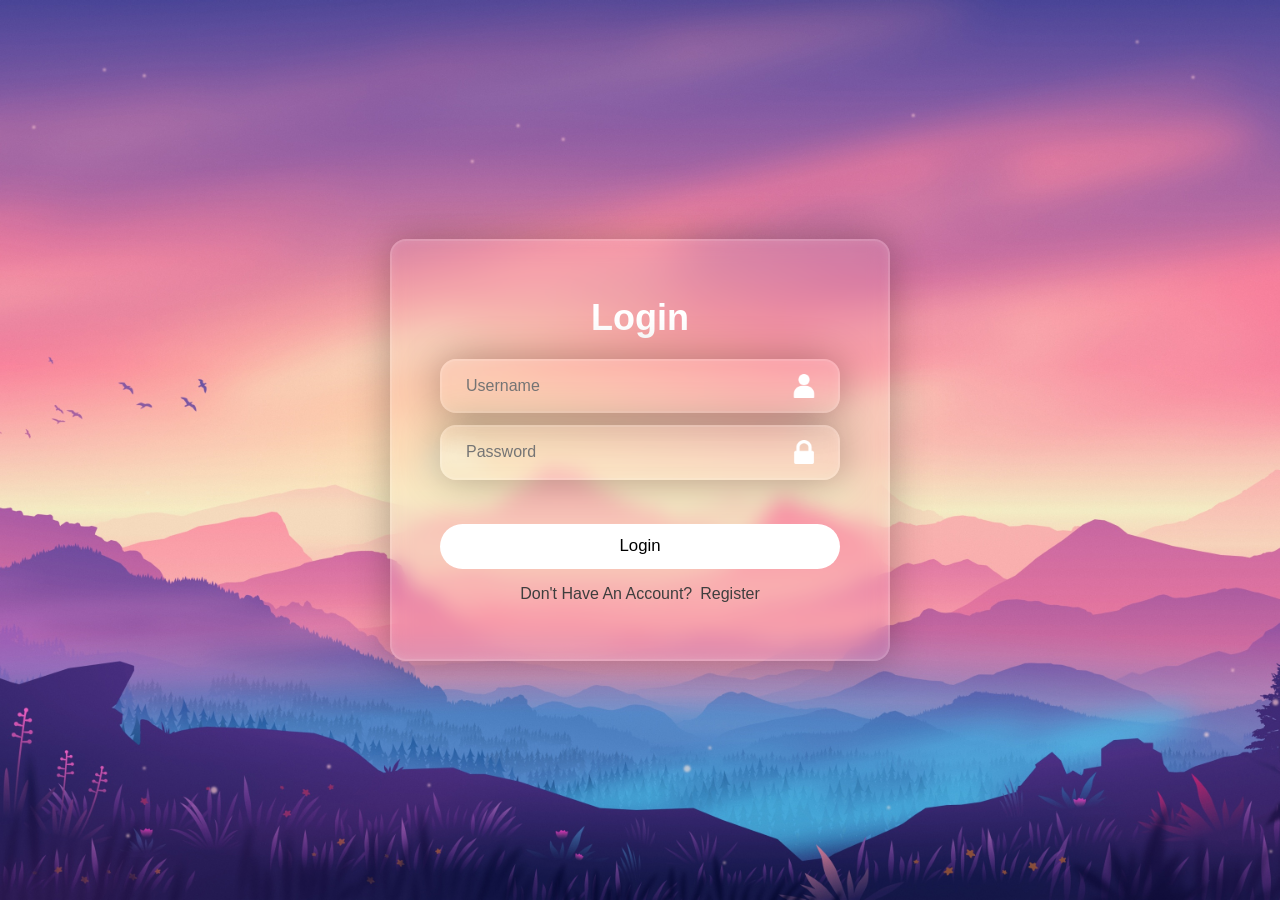
<file: login.html>
<!DOCTYPE html>
<html lang="en">
<head>
  <meta charset="utf-8" />
  <meta name="viewport" content="width=device-width, initial-scale=1" />
  <title>Login | Codegen</title>
  <link rel="stylesheet" href="auth.css" />
</head>
<body>
  <main class="loginpage" aria-labelledby="login-heading">
    <h1 id="login-heading">Login</h1>

    <form id="loginForm" action="#" method="POST" novalidate>
      <div class="login glass">

        <label for="username" class="sr-only">Username</label>
        <div class="input-wrapper user-wrapper">
          <input
            type="text"
            id="username"
            name="username"
            placeholder="username"
            minlength="3"
            maxlength="50"
            autocomplete="username"
            required
            aria-describedby="invalid-user"
          />
          <span class="input-icon user-icon" aria-hidden="true"></span>
        </div>
        <div id="invalid-user" class="error" aria-live="polite"></div>

        <label for="password" class="sr-only">Password</label>
        <div class="input-wrapper lock-wrapper">
          <input
            type="password"
            id="password"
            name="password"
            placeholder="password"
            minlength="8"
            maxlength="50"
            autocomplete="current-password"
            required
            aria-describedby="invalid-pass"
          />
          <span class="input-icon lock-icon" aria-hidden="true"></span>
        </div>
        <div id="invalid-pass" class="error" aria-live="polite"></div>

        <div id="same-user-pw" class="error" aria-live="polite"></div>
      </div>

      <div class="submit">
        <button type="submit" id="submitBtn" class="login-btn">Login</button>
      </div>
    </form>

    <div class="no-account">
      <p>Don't have an account?</p>
      <a href="regis.html">Register</a>
    </div>
  </main>

  <script src="login.js"></script>
</body>
</html>
</file>
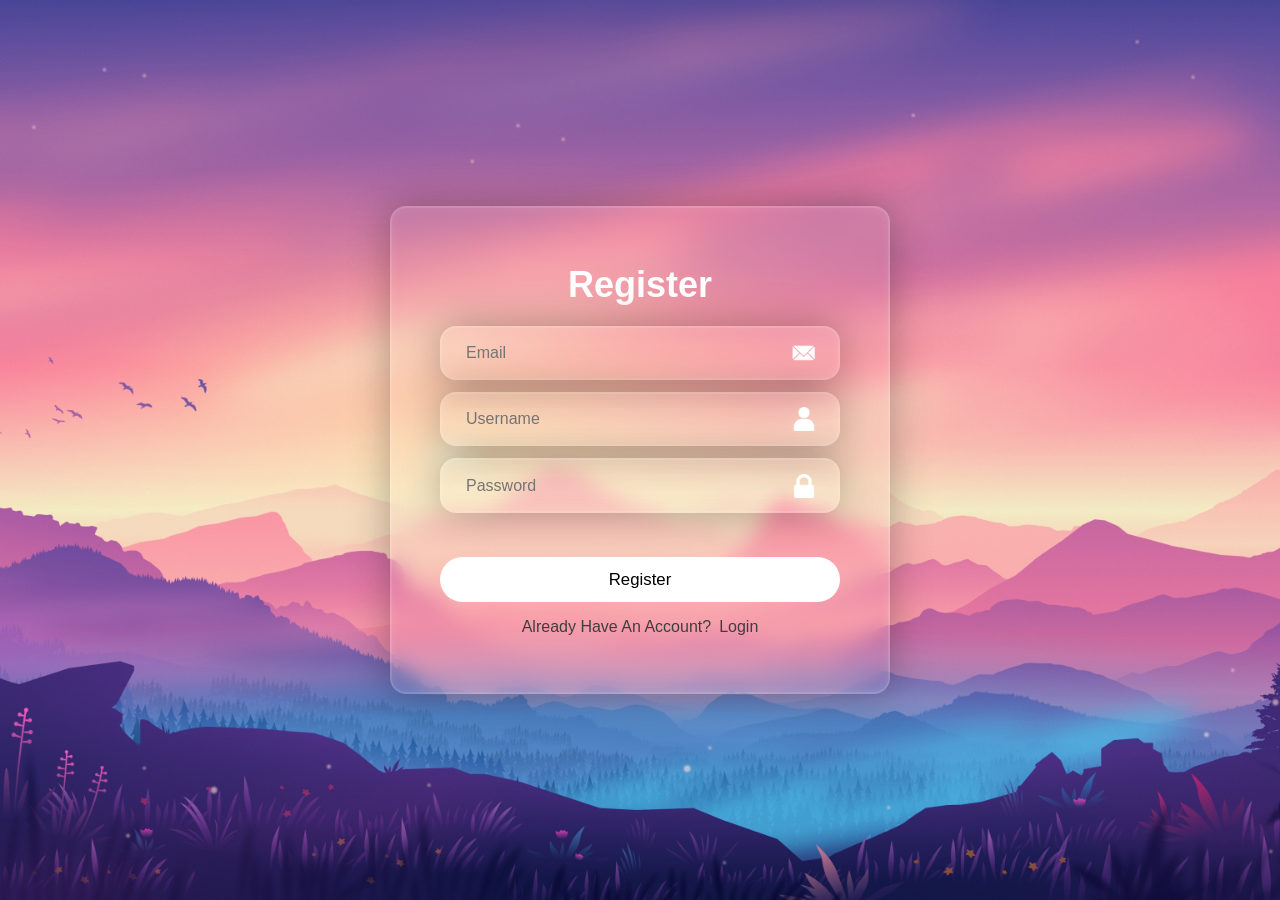
<file: regis.html>
<!DOCTYPE html>
<html lang="en">
<head>
  <meta charset="utf-8" />
  <meta name="viewport" content="width=device-width, initial-scale=1" />
  <title>Register | Codegen</title>
  <link rel="stylesheet" href="auth.css" />
</head>
<body>
  <main class="loginpage" aria-labelledby="login-heading">
    <h1 id="login-heading">Register</h1>

    <form id="regForm" action="#" method="POST" novalidate>
      <div class="login glass">

        <label for="email" class="sr-only">Email</label>
        <div class="input-wrapper mail-wrapper">
          <input
            type="email"
            id="email"
            name="email"
            placeholder="email"
            minlength="8"
            maxlength="80"
            required
            aria-describedby="invalid-email"
          />
          <span class="input-icon mail-icon" aria-hidden="true"></span>
        </div>
        <div id="invalid-email" class="error" aria-live="polite"></div>

        <label for="username" class="sr-only">Username</label>
        <div class="input-wrapper user-wrapper">
          <input
            type="text"
            id="username"
            name="username"
            placeholder="username"
            minlength="3"
            maxlength="50"
            required
            aria-describedby="invalid-user"
          />
          <span class="input-icon user-icon" aria-hidden="true"></span>
        </div>
        <div id="invalid-user" class="error" aria-live="polite"></div>

        <label for="password" class="sr-only">Password</label>
        <div class="input-wrapper lock-wrapper">
          <input
            type="password"
            id="password"
            name="password"
            placeholder="password"
            minlength="8"
            maxlength="50"
            autocomplete="new-password"
            required
            aria-describedby="invalid-pass"
          />
          <span class="input-icon lock-icon" aria-hidden="true"></span>
        </div>
        <div id="invalid-pass" class="error" aria-live="polite"></div>

        <div id="same-user-pw" class="error" aria-live="polite"></div>
      </div>

      <div class="submit">
        <button type="submit" id="submitBtn" class="login-btn">Register</button>
      </div>
    </form>

    <div class="no-account">
      <p>Already have an account?</p>
      <a href="login.html">Login</a>
    </div>
  </main>

  <script src="regis.js"></script>
</body>
</html>
</file>
<file: auth.css>
* {
    margin: 0;
    padding: 0;
    box-sizing: border-box;
    font-family: Verdana, Geneva, Tahoma, sans-serif;
}

:root {
    --brandcolor-1: rgb(62, 62, 62);
    --brand-bg: rgba(255, 255, 255, 0.05);
    --brand-border: rgba(255, 255, 255, 0.15);
    --brand-box-shadow: 0 0 40px rgba(0, 0, 0, 0.3), inset 0 0 10px rgba(255, 255, 255, 0.1);
    --brand-focus-border: rgba(255, 255, 255, 0.45);
    --brand-focus-shadow: 0 0 40px rgba(0, 0, 0, 0.3), inset 0 0 10px rgba(255, 255, 255, 0.3);
    --def-transform-scale : scale(1.05);
    --def-transition : all 0.2s ease-in-out;
}

body {
    background-image: url(./assets/background.jpg);
    background-repeat: no-repeat;
    background-size: cover;
    background-position: center;
    display: flex;
    justify-content: center;
    align-items: center;
    min-height: 100vh;
    padding: 1rem;
}

.loginpage {
    background: var(--brand-bg);
    border: 2px solid var(--brand-border);
    backdrop-filter: blur(10px);
    -webkit-backdrop-filter: blur(15px);
    box-shadow: var(--brand-box-shadow);
    display: flex;
    flex-direction: column;
    justify-content: center;
    align-items: center;
    padding: 3rem 2.5rem;
    text-transform: capitalize;
    border-radius: 1rem;
    width: 100%;
    max-width: 450px;
}

.loginpage h1 {
    color: white;
}

.login, .loginpage form {
    display: flex;
    flex-direction: column;
    width: 100%;
}

.login {
    margin-top: 1rem;
}

.loginpage input[type="text"],
.loginpage input[type="password"],
.loginpage input[type="email"] {
    background: var(--brand-bg);
    border: 2px solid var(--brand-border);
    backdrop-filter: blur(10px);
    font-size: 1rem;
    -webkit-backdrop-filter: blur(15px);
    box-shadow: var(--brand-box-shadow);
    padding-left: 1.5rem;
    padding-right: 4rem;
    width: 100%;
    height: 3.2rem;
    border-radius: 1rem;
    margin: 0.25rem 0;
    background-image: none;
}

.loginpage input:focus {
    outline: none;
    border: 2px solid var(--brand-focus-border);
    box-shadow: var(--brand-focus-shadow);
}

.loginpage input::placeholder {
    text-transform: capitalize;
    font-size: 1rem;
}

.submit {
    display: flex;
    justify-content: center;
    margin-top: 2rem;
}

.remember-me {
    display: flex;
    margin-top: 1rem;
    justify-content: space-between;
    width: 100%;
}

.remember-me label {
    color: var(--brandcolor-1);
}

.remember-me a {
    color: var(--brandcolor-1);
    text-decoration: none;
}

.login-btn {
    padding: 0.75rem 2rem;
    border: none;
    border-radius: 1.5rem;
    background-color: white;
    color: black;
    font-size: 1rem;
    cursor: pointer;
    width: 100%;
}

.no-account {
    display: flex;
    gap: 0.5rem;
    margin-top: 1rem;
    color: var(--brandcolor-1);
    flex-wrap: wrap;
    justify-content: center;
}

.no-account a {
    text-decoration: none;
    color: var(--brandcolor-1);
}

.remember-me a:hover, .remember:hover, .no-account a:hover {
    transition: var(--def-transition);
    transform: scale(1.05);
    color: black;
}

.login-btn:hover {
    transition: var(--def-transition);
    transform: var(--def-transform-scale);
    background-color: black;
    color: white;
}

.sr-only {
    position: absolute;
    width: 1px;
    height: 1px;
    padding: 0;
    margin: -1px;
    overflow: hidden;
    clip: rect(0, 0, 0, 0);
    white-space: nowrap;
    border: 0;
}

.error {
    color: red;
    font-size: 0.7rem;
    margin-top: 0.25rem;
}

.input-wrapper {
    position: relative;
    width: 100%;
    overflow: visible; 
}

.input-icon {
    position: absolute;
    right: 1.5rem;
    top: 50%;
    transform: translateY(-50%);
    width: 1.5rem;
    height: 1.5rem;
    pointer-events: none;
    background-repeat: no-repeat;
    background-size: contain;
    background-position: center;
    z-index: 9999; 
    display: block;
}

.user-icon { background-image: url(./assets/user.png); }
.lock-icon { background-image: url(./assets/lock.png); }
.mail-icon { background-image: url(./assets/mail.png); }


/* to fix autocomplete messing appearance */
.loginpage input:-webkit-autofill,
.loginpage input:-webkit-autofill:hover,
.loginpage input:-webkit-autofill:focus,
.loginpage input:-webkit-autofill:active {
    -webkit-text-fill-color: black;
    -webkit-box-shadow: 0 0 0 1000px var(--brand-bg) inset; 
    box-shadow: 0 0 40px rgba(0,0,0,0.3), inset 0 0 10px rgba(255,255,255,0.1);
    border: 2px solid var(--brand-border);
    background-image: none;                
    transition: background-color 5000s ease-in-out 0s; 
    font-family: Verdana, Geneva, Tahoma, sans-serif;
}

.loginpage input:-webkit-autofill:focus {
    border: 2px solid var(--brand-focus-border);
    -webkit-box-shadow: 0 0 0 1000px var(--brand-bg) inset, var(--brand-focus-shadow);
}

.loginpage input:-moz-autofill,
.loginpage input:-moz-autofill:hover,
.loginpage input:-moz-autofill:focus,
.loginpage input:-moz-autofill:active {
    -moz-text-fill-color: black;
    box-shadow: 0 0 0 1000px var(--brand-bg) inset;
    border: 2px solid var(--brand-border);
    background-image: none;
    transition: background-color 5000s ease-in-out 0s;
}

@media screen and (max-width: 768px) {
    .loginpage {
        padding: 2.5rem 2rem;
        max-width: 400px;
    }

    .loginpage h1 {
        font-size: 1.75rem;
    }

    .remember-me {
        font-size: 0.9rem;
    }

    .login-btn {
        padding: 0.75rem 2rem;
    }
}

@media screen and (max-width: 576px) {
    body {
        padding: 0.5rem;
    }

    .loginpage {
        padding: 2rem 1.5rem;
        border-radius: 0.75rem;
        max-width: 380px;
    }

    .loginpage h1 {
        font-size: 1.5rem;
    }

    .loginpage input[type="text"],
    .loginpage input[type="password"],
    .loginpage input[type="email"] {
        height: 3rem;
        font-size: 0.9rem;
        padding-left: 1.25rem;
        padding-right: 3rem;
    }

    .loginpage input::placeholder {
        font-size: 0.9rem;
    }

    .remember-me {
        font-size: 0.85rem;
        flex-wrap: wrap;
        gap: 0.5rem;
    }

    .login-btn {
        padding: 0.7rem 2rem;
        font-size: 0.95rem;
    }

    .submit {
        margin-top: 1.5rem;
    }

    .no-account {
        font-size: 0.9rem;
    }
}

@media screen and (max-width: 400px) {
    .loginpage {
        padding: 1.75rem 1.25rem;
        max-width: 340px;
    }

    .loginpage h1 {
        font-size: 1.35rem;
    }

    .loginpage input[type="text"],
    .loginpage input[type="password"],
    .loginpage input[type="email"] {
        height: 2.8rem;
        font-size: 0.85rem;
        background-size: 1.25rem;
    }

    .loginpage input::placeholder {
        font-size: 0.85rem;
    }

    .remember-me {
        font-size: 0.75rem;
        align-items: flex-start;
        gap: 0.75rem;
    }

    .login-btn {
        padding: 0.65rem 1.5rem;
        font-size: 0.9rem;
    }

    .no-account {
        font-size: 0.85rem;
    }
}

@media screen and (max-width: 320px) {
    .loginpage {
        padding: 1.5rem 1rem;
        max-width: 300px;
    }

    .loginpage h1 {
        font-size: 1.25rem;
    }

    .loginpage input[type="text"],
    .loginpage input[type="password"],
    .loginpage input[type="email"] {
        height: 2.6rem;
        font-size: 0.8rem;
        padding-left: 1rem;
        padding-right: 2.5rem;
        background-size: 1.1rem;
    }

    .loginpage input::placeholder {
        font-size: 0.8rem;
    }

    .login-btn {
        padding: 0.6rem 1.25rem;
        font-size: 0.85rem;
    }

    .no-account {
        font-size: 0.8rem;
    }
}

@media screen and (min-width: 1200px) {
    .loginpage {
        padding: 3.5rem 3rem;
        max-width: 500px;
    }

    .loginpage h1 {
        font-size: 2.25rem;
    }

    .loginpage input[type="text"],
    .loginpage input[type="password"],
    .loginpage input[type="email"] {
        height: 3.4rem;
    }

    .login-btn {
        padding: 0.8rem 2rem;
        font-size: 1.05rem;
    }
}
</file>
